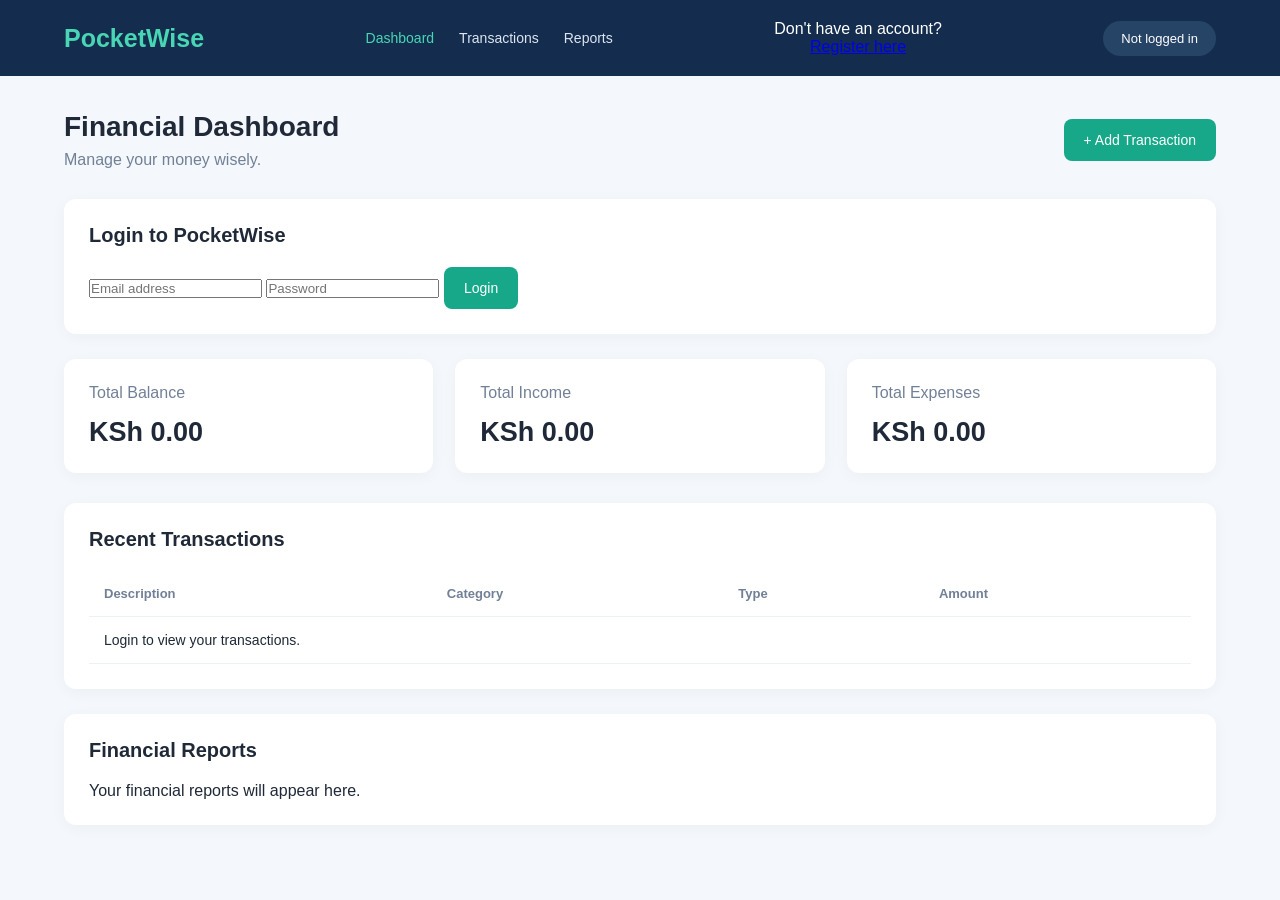
<file: index.html>
<!DOCTYPE html>
<html lang="en">
<head>
    <meta charset="UTF-8">
    <meta name="viewport" content="width=device-width, initial-scale=1.0">
    <title>PocketWise | Financial Dashboard</title>
    <link rel="stylesheet" href="CSS/style.css">
</head>
<body>

<header class="topbar">
    <h2>PocketWise</h2>
    <nav>
        <a href="#" class="active">Dashboard</a>
        <a href="#transactions">Transactions</a>
        <a href="#reports">Reports</a>
    </nav>
      <p style="text-align: center;">
  Don't have an account?<br>
 <a href="register.html">Register here</a>
   </p>
   
    <div class="profile" id="accountStatus">Not logged in</div>
</header>

<main class="container">

    <section class="welcome">
        <div>
            <h1>Financial Dashboard</h1>
            <p>Manage your money wisely.</p>
        </div>
        <button id="addBtn">+ Add Transaction</button>
    </section>

    <section class="content" id="loginPanel">
        <h2>Login to PocketWise</h2>
        <form id="loginForm">
            <input type="email" id="email" placeholder="Email address" required>
            <input type="password" id="password" placeholder="Password" required>
            <button type="submit">Login</button>
        </form>
        <p id="loginMessage"></p>
    </section>

    <section class="content" id="transactionForm" hidden>
        <h2>Add New Transaction</h2>
        <form id="addTransactionForm">
            <select id="type" required>
                <option value="">Select transaction type</option>
                <option value="income">Income</option>
                <option value="expense">Expense</option>
            </select>

            <input type="number" id="amount" placeholder="Amount (KSh)" min="0.01" step="0.01" required>

            <input type="text" id="category" placeholder="Category e.g. Salary" required>

            <input type="text" id="description" placeholder="Description">

            <input type="date" id="transactionDate">

            <button type="submit">Save Transaction</button>
            <button type="button" id="cancelBtn">Cancel</button>
        </form>
        <p id="transactionMessage"></p>
    </section>

    <section class="summary">
        <div class="card">
            <p>Total Balance</p>
            <h2 id="balance">KSh 0.00</h2>
        </div>
        <div class="card">
            <p>Total Income</p>
            <h2 id="income">KSh 0.00</h2>
        </div>
        <div class="card">
            <p>Total Expenses</p>
            <h2 id="expenses">KSh 0.00</h2>
        </div>
    </section>

    <section class="content" id="transactions">
        <h2>Recent Transactions</h2>
        <table>
            <thead>
                <tr>
                    <th>Description</th>
                    <th>Category</th>
                    <th>Type</th>
                    <th>Amount</th>
                </tr>
            </thead>
            <tbody id="transactionList">
                <tr>
                    <td colspan="4">Login to view your transactions.</td>
                </tr>
            </tbody>
        </table>
    </section>

    <section class="content" id="reports">
        <h2>Financial Reports</h2>
        <p>Your financial reports will appear here.</p>
    </section>

</main>

</body>
</html>
</file>
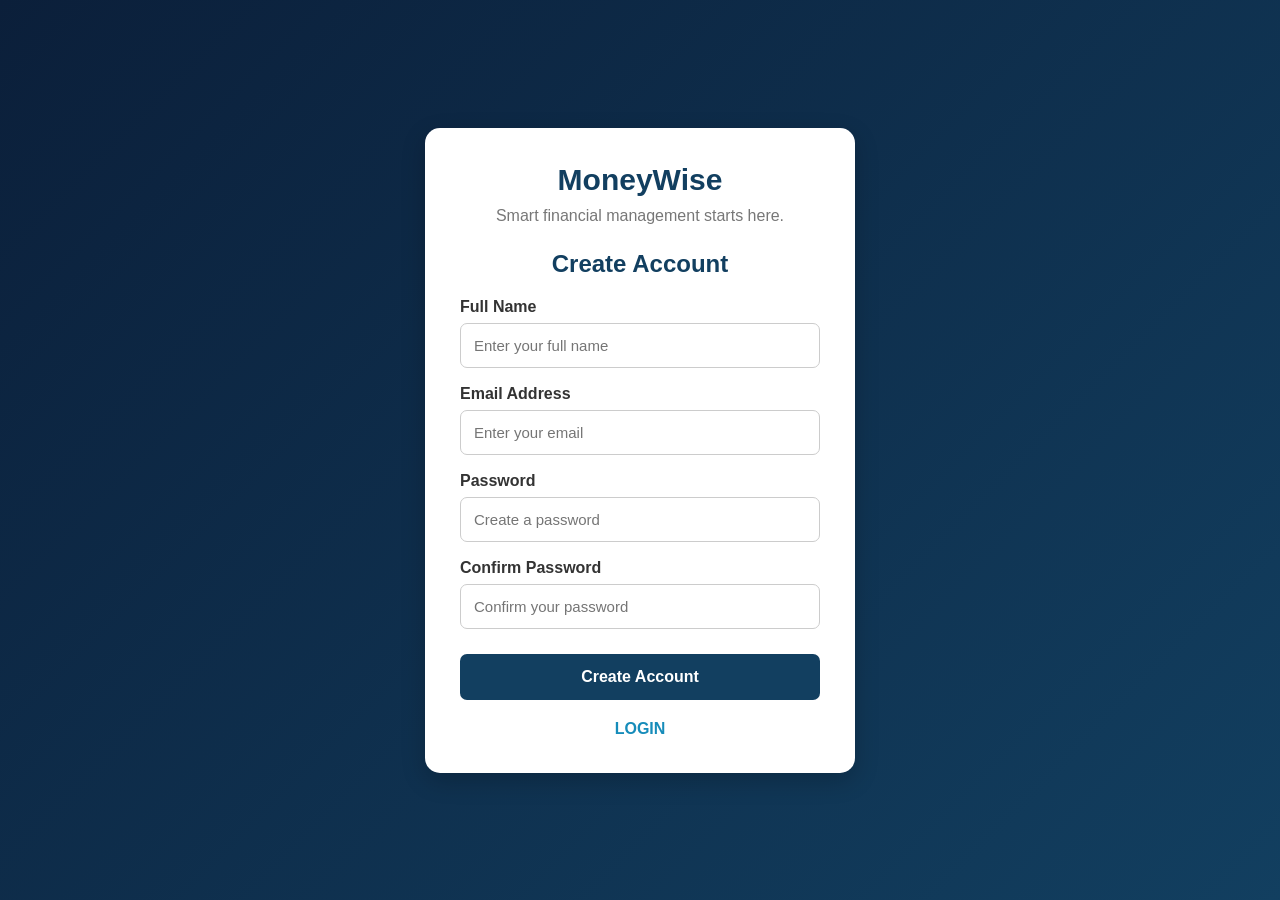
<file: register.html>
<!DOCTYPE html>
<html lang="en">
<head>
    <meta charset="UTF-8">
    <meta name="viewport" content="width=device-width, initial-scale=1.0">
    <title>Register | MoneyWise</title>

    <style>
        * {
            margin: 0;
            padding: 0;
            box-sizing: border-box;
            font-family: Arial, sans-serif;
        }

        body {
            min-height: 100vh;
            display: flex;
            justify-content: center;
            align-items: center;
            background: linear-gradient(135deg, #0b1f3a, #123f60);
            padding: 20px;
        }

        .register-container {
            width: 100%;
            max-width: 430px;
            background: white;
            padding: 35px;
            border-radius: 15px;
            box-shadow: 0 8px 25px rgba(0,0,0,0.2);
        }

        .logo {
            text-align: center;
            color: #123f60;
            font-size: 30px;
            font-weight: bold;
            margin-bottom: 10px;
        }

        .subtitle {
            text-align: center;
            color: #777;
            margin-bottom: 25px;
        }

        h2 {
            text-align: center;
            margin-bottom: 20px;
            color: #123f60;
        }

        .form-group {
            margin-bottom: 17px;
        }

        label {
            display: block;
            margin-bottom: 7px;
            font-weight: bold;
            color: #333;
        }

        input {
            width: 100%;
            padding: 13px;
            border: 1px solid #ccc;
            border-radius: 7px;
            outline: none;
            font-size: 15px;
        }

        input:focus {
            border-color: #168cba;
        }

        button {
            width: 100%;
            padding: 14px;
            background: #123f60;
            color: white;
            border: none;
            border-radius: 7px;
            font-size: 16px;
            font-weight: bold;
            cursor: pointer;
            margin-top: 8px;
        }

        button:hover {
            background: #168cba;
        }

        .login-link {
            text-align: center;
            margin-top: 20px;
            color: #555;
        }

        .login-link a {
            color: #168cba;
            text-decoration: none;
            font-weight: bold;
        }

        #message {
            margin-top: 15px;
            text-align: center;
            font-size: 14px;
        }
    </style>
</head>

<body>

    <div class="register-container">

        <div class="logo">MoneyWise</div>

        <p class="subtitle">
            Smart financial management starts here.
        </p>

        <h2>Create Account</h2>

        <form id="registerForm">

            <div class="form-group">
                <label for="fullname">Full Name</label>
                <input type="text" id="fullname"
                       placeholder="Enter your full name" required>
            </div>

            <div class="form-group">
                <label for="email">Email Address</label>
                <input type="email" id="email"
                       placeholder="Enter your email" required>
            </div>

            <div class="form-group">
                <label for="password">Password</label>
                <input type="password" id="password"
                       placeholder="Create a password"
                       minlength="8" required>
            </div>

            <div class="form-group">
                <label for="confirmPassword">Confirm Password</label>
                <input type="password" id="confirmPassword"
                       placeholder="Confirm your password" required>
            </div>

            <button type="submit">Create Account</button>

            <p id="message"></p>

        </form>

        <div class="login-link">
          <a href="index.html">LOGIN</a>
           
        </div>

    </div>

    <script>
        const registerForm = document.getElementById("registerForm");
        const message = document.getElementById("message");

        registerForm.addEventListener("submit", async function(e) {
            e.preventDefault();

            const fullname = document.getElementById("fullname").value.trim();
            const email = document.getElementById("email").value.trim();
            const password = document.getElementById("password").value;
            const confirmPassword = document.getElementById("confirmPassword").value;

            if (password !== confirmPassword) {
                message.style.color = "red";
                message.textContent = "Passwords do not match!";
                return;
            }

            try {
                const response = await fetch('http://localhost:3000/api/auth/register', {
                    method: "POST",
                    headers: {
                        "Content-Type": "application/json"
                    },
                    body: JSON.stringify({
                        full_name: fullname,
                        email,
                        password
                    })
                });

                const data = await response.json();

                if (response.ok) {
                    message.style.color = "green";
                    message.textContent = data.message || "Registration successful!";

                    registerForm.reset();

                    setTimeout(() => {
                        window.location.href = "login.html";
                    }, 1500);

                } else {
                    message.style.color = "red";
                    message.textContent = data.message || "Registration failed.";
                }

            } catch (error) {
                message.style.color = "red";
                message.textContent = "Unable to connect to the server.";
                console.error(error);
            }
        });
    </script>

</body>
</html>
</file>
<file: CSS/style.css>
* {
    margin: 0;
    padding: 0;
    box-sizing: border-box;
    font-family: 'Segoe UI', Arial, sans-serif;
}

body {
    background: #f4f7fb;
    color: #202938;
}

.topbar {
    background: #142d4e;
    color: white;
    padding: 20px 5%;
    display: flex;
    justify-content: space-between;
    align-items: center;
    flex-wrap: wrap;
    gap: 20px;
}

.topbar h2 {
    font-size: 25px;
    color: #48d6b5;
}

nav {
    display: flex;
    gap: 25px;
}

nav a {
    color: #dce5f0;
    text-decoration: none;
    font-size: 14px;
}

nav a:hover,
nav a.active {
    color: #48d6b5;
}

.profile {
    background: #254466;
    padding: 10px 18px;
    border-radius: 20px;
    font-size: 13px;
}

.container {
    width: 90%;
    max-width: 1200px;
    margin: 35px auto;
}

.welcome {
    display: flex;
    justify-content: space-between;
    align-items: center;
    gap: 20px;
    margin-bottom: 30px;
    flex-wrap: wrap;
}

.welcome h1 {
    font-size: 28px;
    margin-bottom: 8px;
}

.welcome p {
    color: #718096;
}

button {
    background: #16a889;
    color: white;
    border: none;
    padding: 13px 20px;
    border-radius: 8px;
    cursor: pointer;
    font-size: 14px;
}

button:hover {
    background: #10866d;
}

.summary {
    display: grid;
    grid-template-columns: repeat(3, 1fr);
    gap: 22px;
    margin-bottom: 30px;
}

.card,
.content {
    background: white;
    padding: 25px;
    border-radius: 12px;
    box-shadow: 0 3px 15px rgba(0,0,0,0.04);
}

.card p {
    color: #718096;
    margin-bottom: 15px;
}

.card h2 {
    font-size: 27px;
}

.content {
    margin-bottom: 25px;
    overflow-x: auto;
}

.content h2 {
    margin-bottom: 20px;
    font-size: 20px;
}

table {
    width: 100%;
    border-collapse: collapse;
    min-width: 550px;
}

th, td {
    padding: 15px;
    text-align: left;
    border-bottom: 1px solid #edf0f5;
}

th {
    color: #718096;
    font-size: 13px;
}

td {
    font-size: 14px;
}

@media (max-width: 750px) {
    .summary {
        grid-template-columns: 1fr;
    }

    .topbar {
        flex-direction: column;
    }

    nav {
        flex-wrap: wrap;
        justify-content: center;
    }

    .welcome h1 {
        font-size: 23px;
    }
}
</file>
